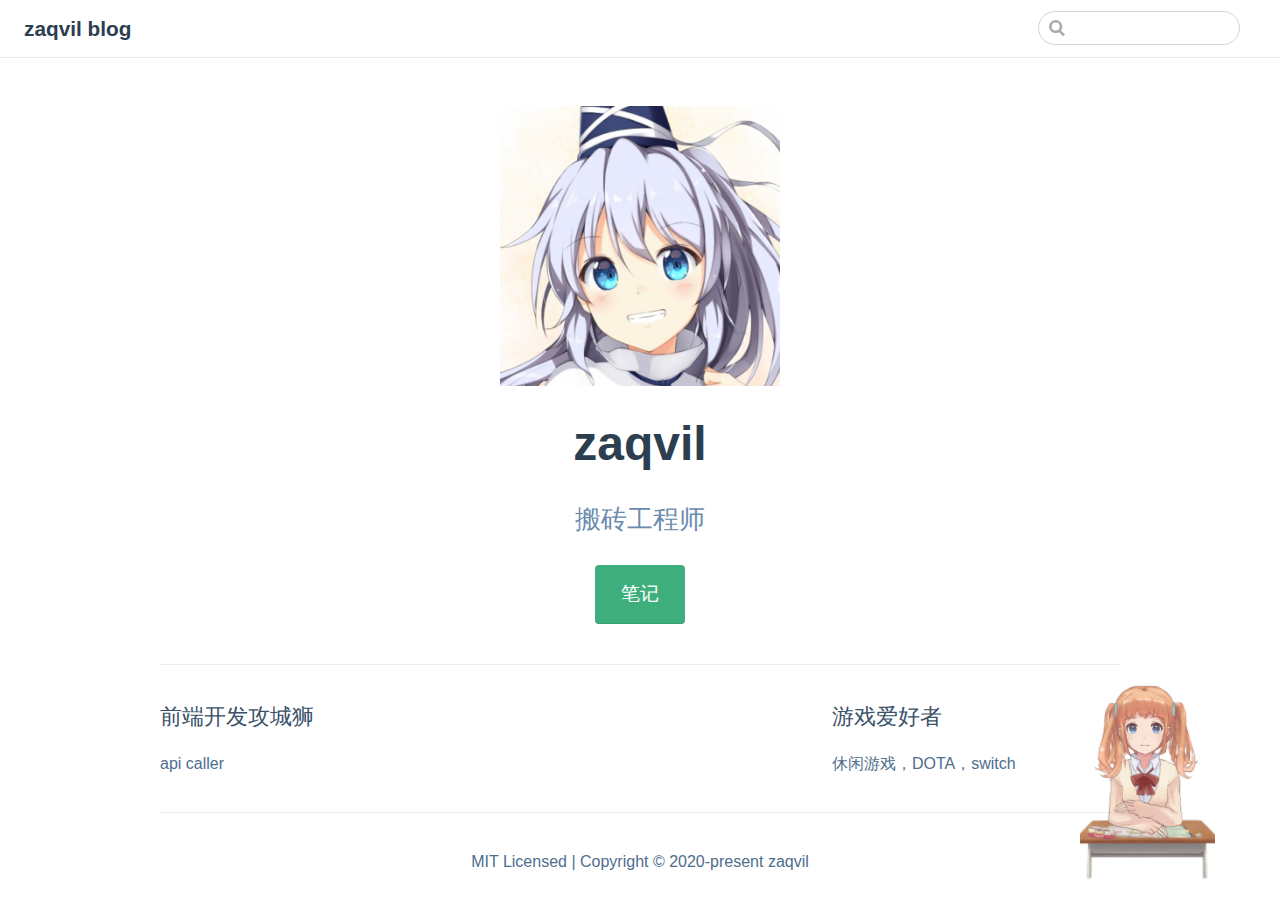
<file: index.html>
<!DOCTYPE html>
<html lang="en-US">
  <head>
    <meta charset="utf-8">
    <meta name="viewport" content="width=device-width,initial-scale=1">
    <title>zaqvil blog</title>
    <meta name="generator" content="VuePress 1.5.3">
    <link rel="icon" href="/futo.jpg">
    <meta name="description" content="blog">
    <link rel="preload" href="/assets/css/0.styles.1ba0d4a7.css" as="style"><link rel="preload" href="/assets/js/app.50b871f4.js" as="script"><link rel="preload" href="/assets/js/2.224af242.js" as="script"><link rel="preload" href="/assets/js/5.8059e11f.js" as="script"><link rel="prefetch" href="/assets/js/3.96eafc93.js"><link rel="prefetch" href="/assets/js/4.655a74f1.js"><link rel="prefetch" href="/assets/js/6.75d81456.js"><link rel="prefetch" href="/assets/js/7.718cc8c9.js">
    <link rel="stylesheet" href="/assets/css/0.styles.1ba0d4a7.css">
  </head>
  <body>
    <div id="app" data-server-rendered="true"><div class="theme-container no-sidebar"><header class="navbar"><div class="sidebar-button"><svg xmlns="http://www.w3.org/2000/svg" aria-hidden="true" role="img" viewBox="0 0 448 512" class="icon"><path fill="currentColor" d="M436 124H12c-6.627 0-12-5.373-12-12V80c0-6.627 5.373-12 12-12h424c6.627 0 12 5.373 12 12v32c0 6.627-5.373 12-12 12zm0 160H12c-6.627 0-12-5.373-12-12v-32c0-6.627 5.373-12 12-12h424c6.627 0 12 5.373 12 12v32c0 6.627-5.373 12-12 12zm0 160H12c-6.627 0-12-5.373-12-12v-32c0-6.627 5.373-12 12-12h424c6.627 0 12 5.373 12 12v32c0 6.627-5.373 12-12 12z"></path></svg></div> <a href="/" aria-current="page" class="home-link router-link-exact-active router-link-active"><!----> <span class="site-name">zaqvil blog</span></a> <div class="links"><div class="search-box"><input aria-label="Search" autocomplete="off" spellcheck="false" value=""> <!----></div> <!----></div></header> <div class="sidebar-mask"></div> <aside class="sidebar"><!---->  <ul class="sidebar-links"><li><a href="/web/" class="sidebar-link">笔记</a></li></ul> </aside> <main aria-labelledby="main-title" class="home"><header class="hero"><img src="/futo.jpg" alt="hero"> <h1 id="main-title">
      zaqvil
    </h1> <p class="description">
      搬砖工程师
    </p> <p class="action"><a href="/web/" class="nav-link action-button">
  笔记
</a></p></header> <div class="features"><div class="feature"><h2>前端开发攻城狮</h2> <p>api caller</p></div><div class="feature"><h2>游戏爱好者</h2> <p>休闲游戏，DOTA，switch</p></div></div> <div class="theme-default-content custom content__default"></div> <div class="footer">
    MIT Licensed | Copyright © 2020-present zaqvil
  </div></main></div><div class="global-ui"><div id="live2d-widget" class="live2d-widget-container" style="position:fixed;right:65px;bottom:0px;width:135px;height:300px;z-index:99999;opacity:0.8;pointer-events:none;"><canvas id="live2d_canvas" width="135" height="300" class="live2d_canvas" style="position:absolute;left:0px;top:0px;width:135px;height:300px;"></canvas></div></div></div>
    <script src="/assets/js/app.50b871f4.js" defer></script><script src="/assets/js/2.224af242.js" defer></script><script src="/assets/js/5.8059e11f.js" defer></script>
  </body>
</html>
</file>
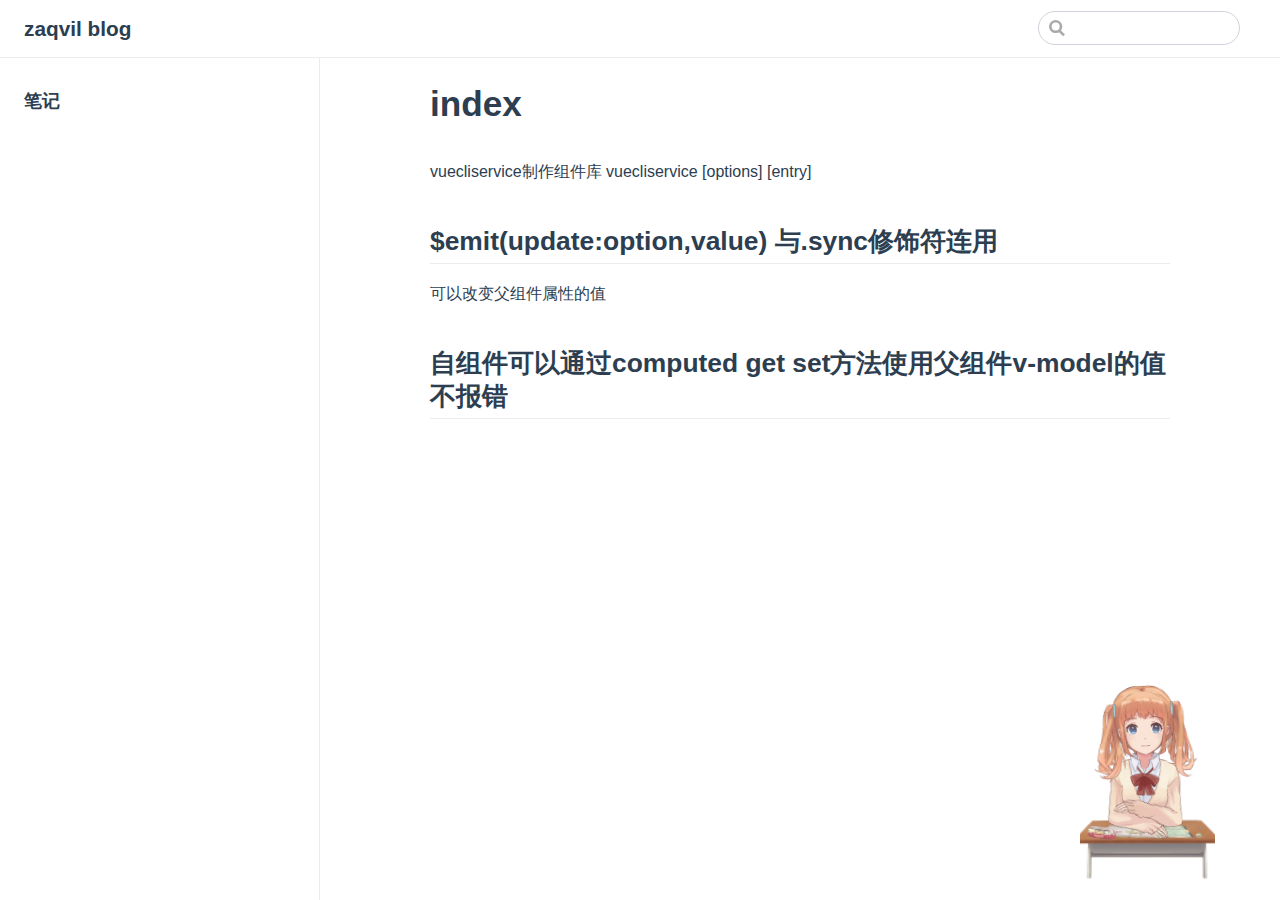
<file: note/index.html>
<!DOCTYPE html>
<html lang="en-US">
  <head>
    <meta charset="utf-8">
    <meta name="viewport" content="width=device-width,initial-scale=1">
    <title>index | zaqvil blog</title>
    <meta name="generator" content="VuePress 1.5.3">
    <link rel="icon" href="/futo.jpg">
    <meta name="description" content="blog">
    <link rel="preload" href="/assets/css/0.styles.1ba0d4a7.css" as="style"><link rel="preload" href="/assets/js/app.50b871f4.js" as="script"><link rel="preload" href="/assets/js/2.224af242.js" as="script"><link rel="preload" href="/assets/js/6.75d81456.js" as="script"><link rel="prefetch" href="/assets/js/3.96eafc93.js"><link rel="prefetch" href="/assets/js/4.655a74f1.js"><link rel="prefetch" href="/assets/js/5.8059e11f.js"><link rel="prefetch" href="/assets/js/7.718cc8c9.js">
    <link rel="stylesheet" href="/assets/css/0.styles.1ba0d4a7.css">
  </head>
  <body>
    <div id="app" data-server-rendered="true"><div class="theme-container"><header class="navbar"><div class="sidebar-button"><svg xmlns="http://www.w3.org/2000/svg" aria-hidden="true" role="img" viewBox="0 0 448 512" class="icon"><path fill="currentColor" d="M436 124H12c-6.627 0-12-5.373-12-12V80c0-6.627 5.373-12 12-12h424c6.627 0 12 5.373 12 12v32c0 6.627-5.373 12-12 12zm0 160H12c-6.627 0-12-5.373-12-12v-32c0-6.627 5.373-12 12-12h424c6.627 0 12 5.373 12 12v32c0 6.627-5.373 12-12 12zm0 160H12c-6.627 0-12-5.373-12-12v-32c0-6.627 5.373-12 12-12h424c6.627 0 12 5.373 12 12v32c0 6.627-5.373 12-12 12z"></path></svg></div> <a href="/" class="home-link router-link-active"><!----> <span class="site-name">zaqvil blog</span></a> <div class="links"><div class="search-box"><input aria-label="Search" autocomplete="off" spellcheck="false" value=""> <!----></div> <!----></div></header> <div class="sidebar-mask"></div> <aside class="sidebar"><!---->  <ul class="sidebar-links"><li><a href="/web/" class="sidebar-link">笔记</a></li></ul> </aside> <main class="page"> <div class="theme-default-content content__default"><h1 id="index"><a href="#index" class="header-anchor">#</a> index</h1> <p>vuecliservice制作组件库
vuecliservice [options] [entry]</p> <h2 id="emit-update-option-value-与-sync修饰符连用"><a href="#emit-update-option-value-与-sync修饰符连用" class="header-anchor">#</a> $emit(update:option,value) 与.sync修饰符连用</h2> <p>可以改变父组件属性的值</p> <h2 id="自组件可以通过computed-get-set方法使用父组件v-model的值不报错"><a href="#自组件可以通过computed-get-set方法使用父组件v-model的值不报错" class="header-anchor">#</a> 自组件可以通过computed get set方法使用父组件v-model的值不报错</h2></div> <footer class="page-edit"><!----> <!----></footer> <!----> </main></div><div class="global-ui"><div id="live2d-widget" class="live2d-widget-container" style="position:fixed;right:65px;bottom:0px;width:135px;height:300px;z-index:99999;opacity:0.8;pointer-events:none;"><canvas id="live2d_canvas" width="135" height="300" class="live2d_canvas" style="position:absolute;left:0px;top:0px;width:135px;height:300px;"></canvas></div></div></div>
    <script src="/assets/js/app.50b871f4.js" defer></script><script src="/assets/js/2.224af242.js" defer></script><script src="/assets/js/6.75d81456.js" defer></script>
  </body>
</html>
</file>
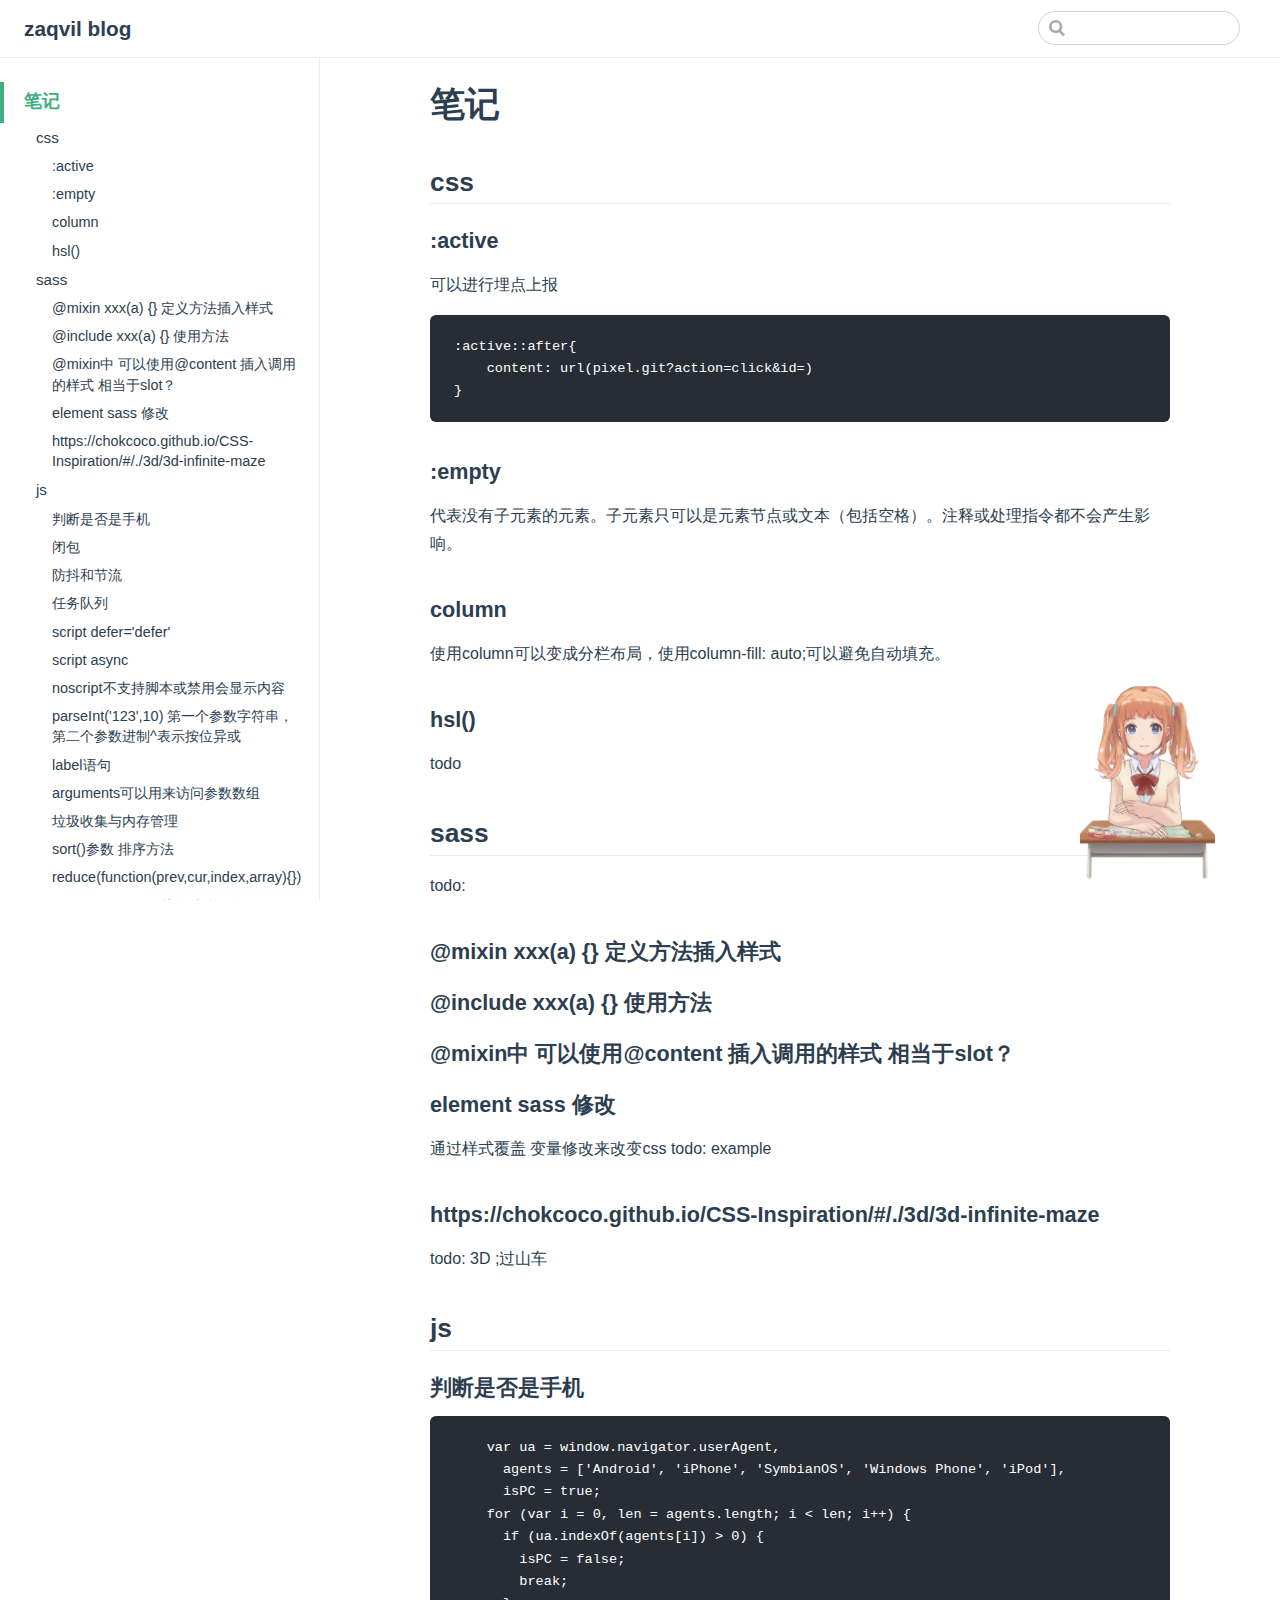
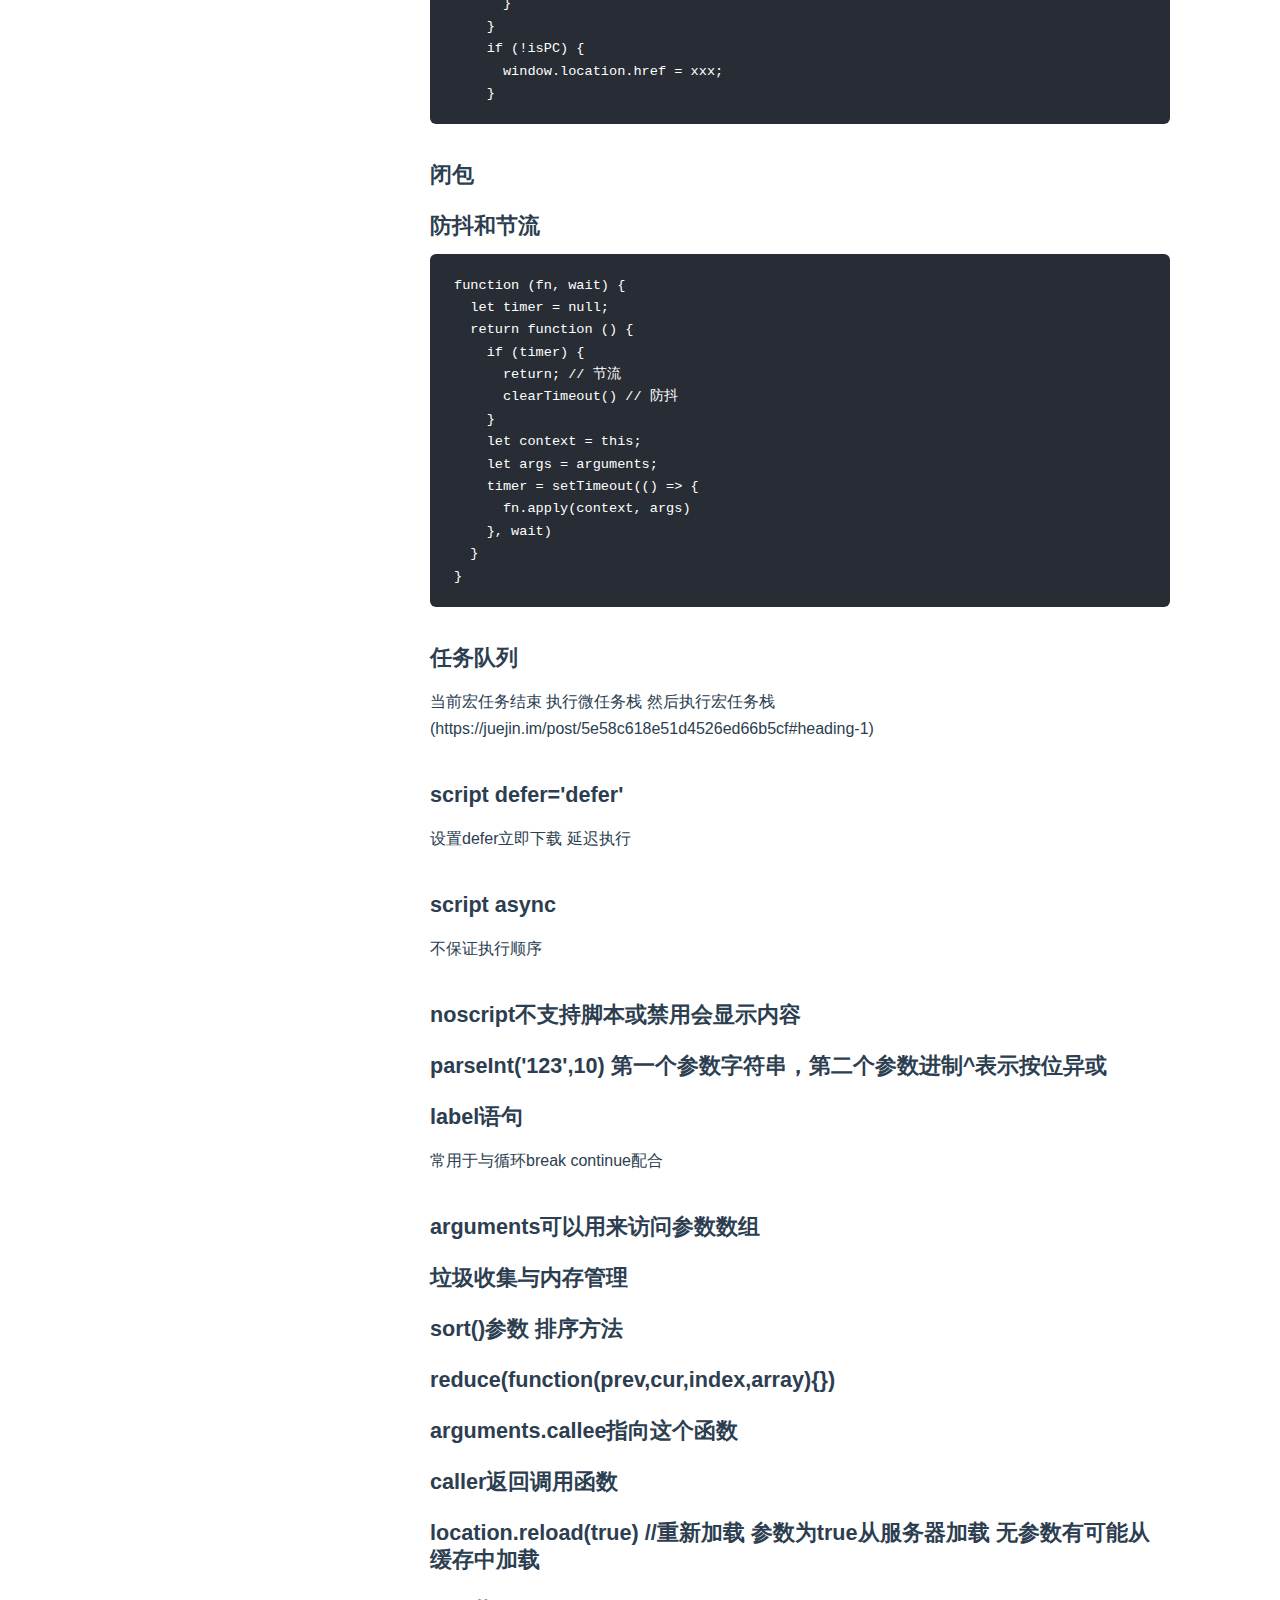
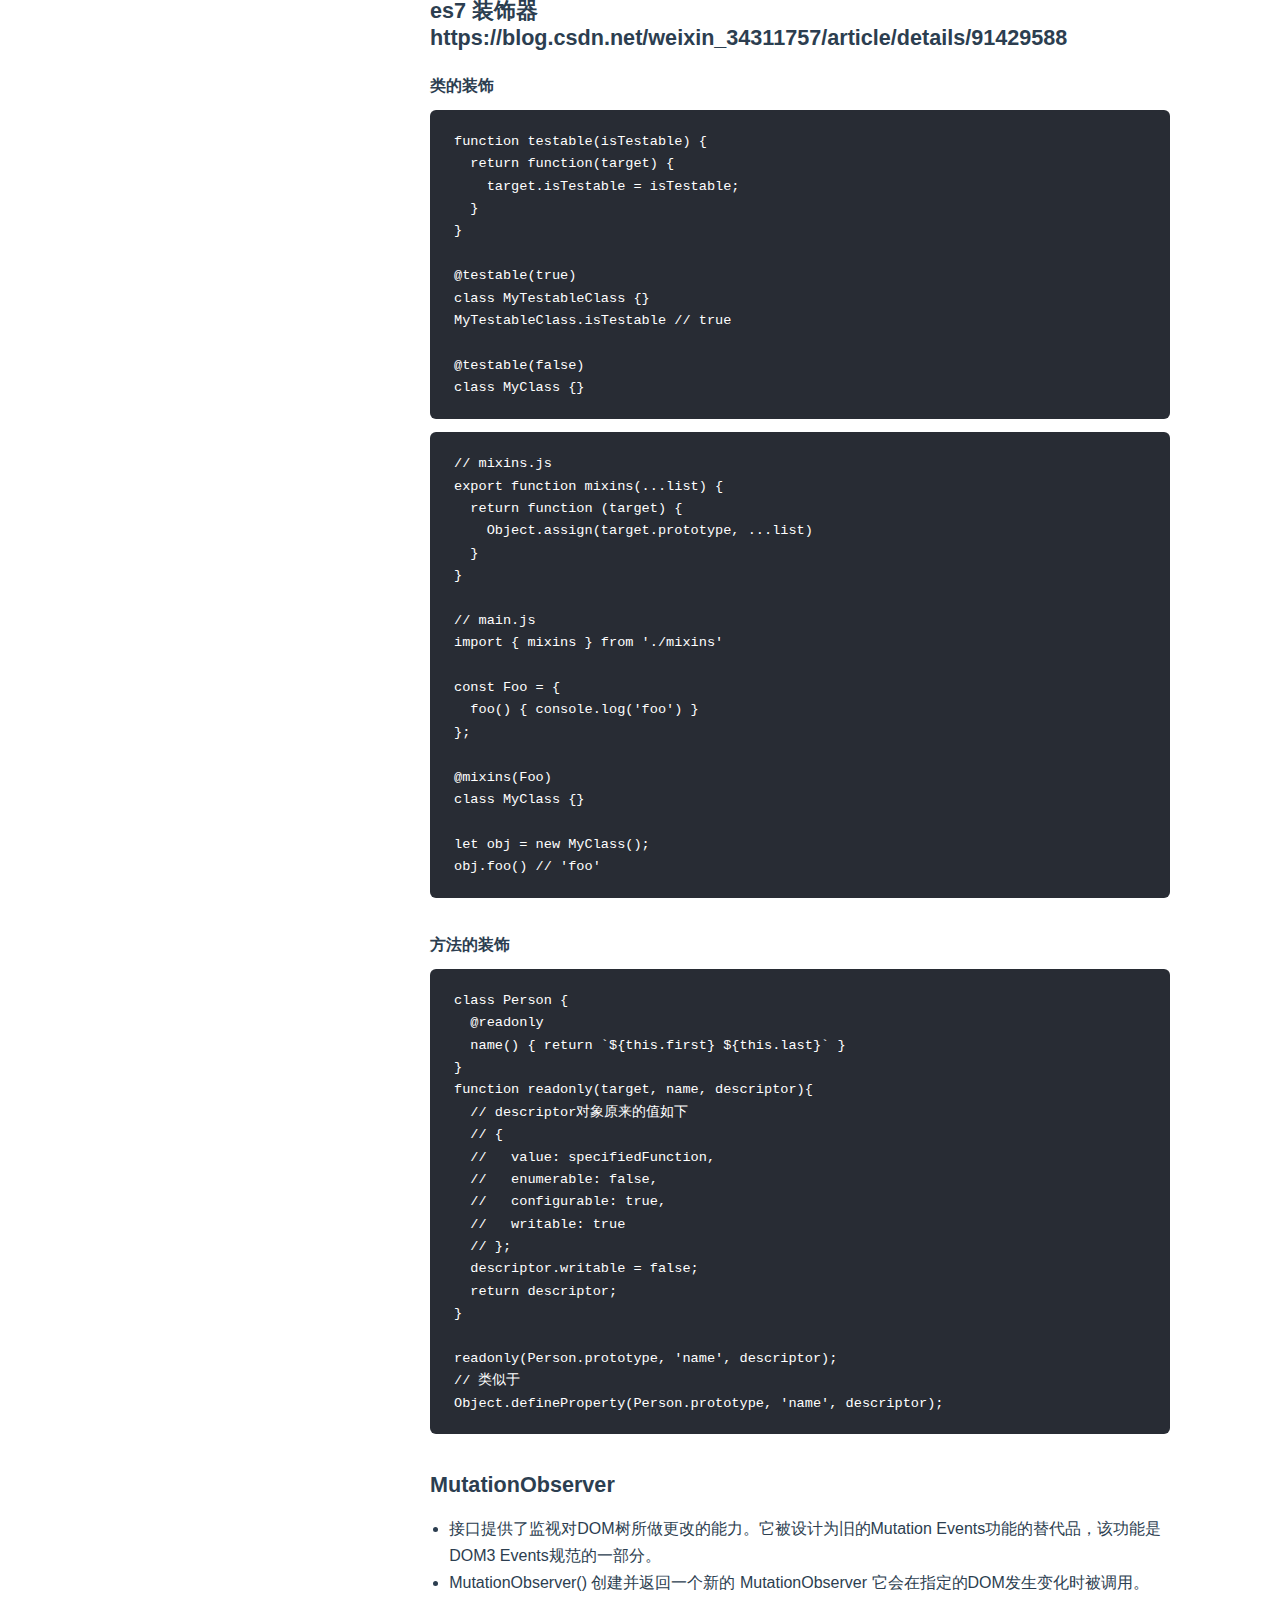
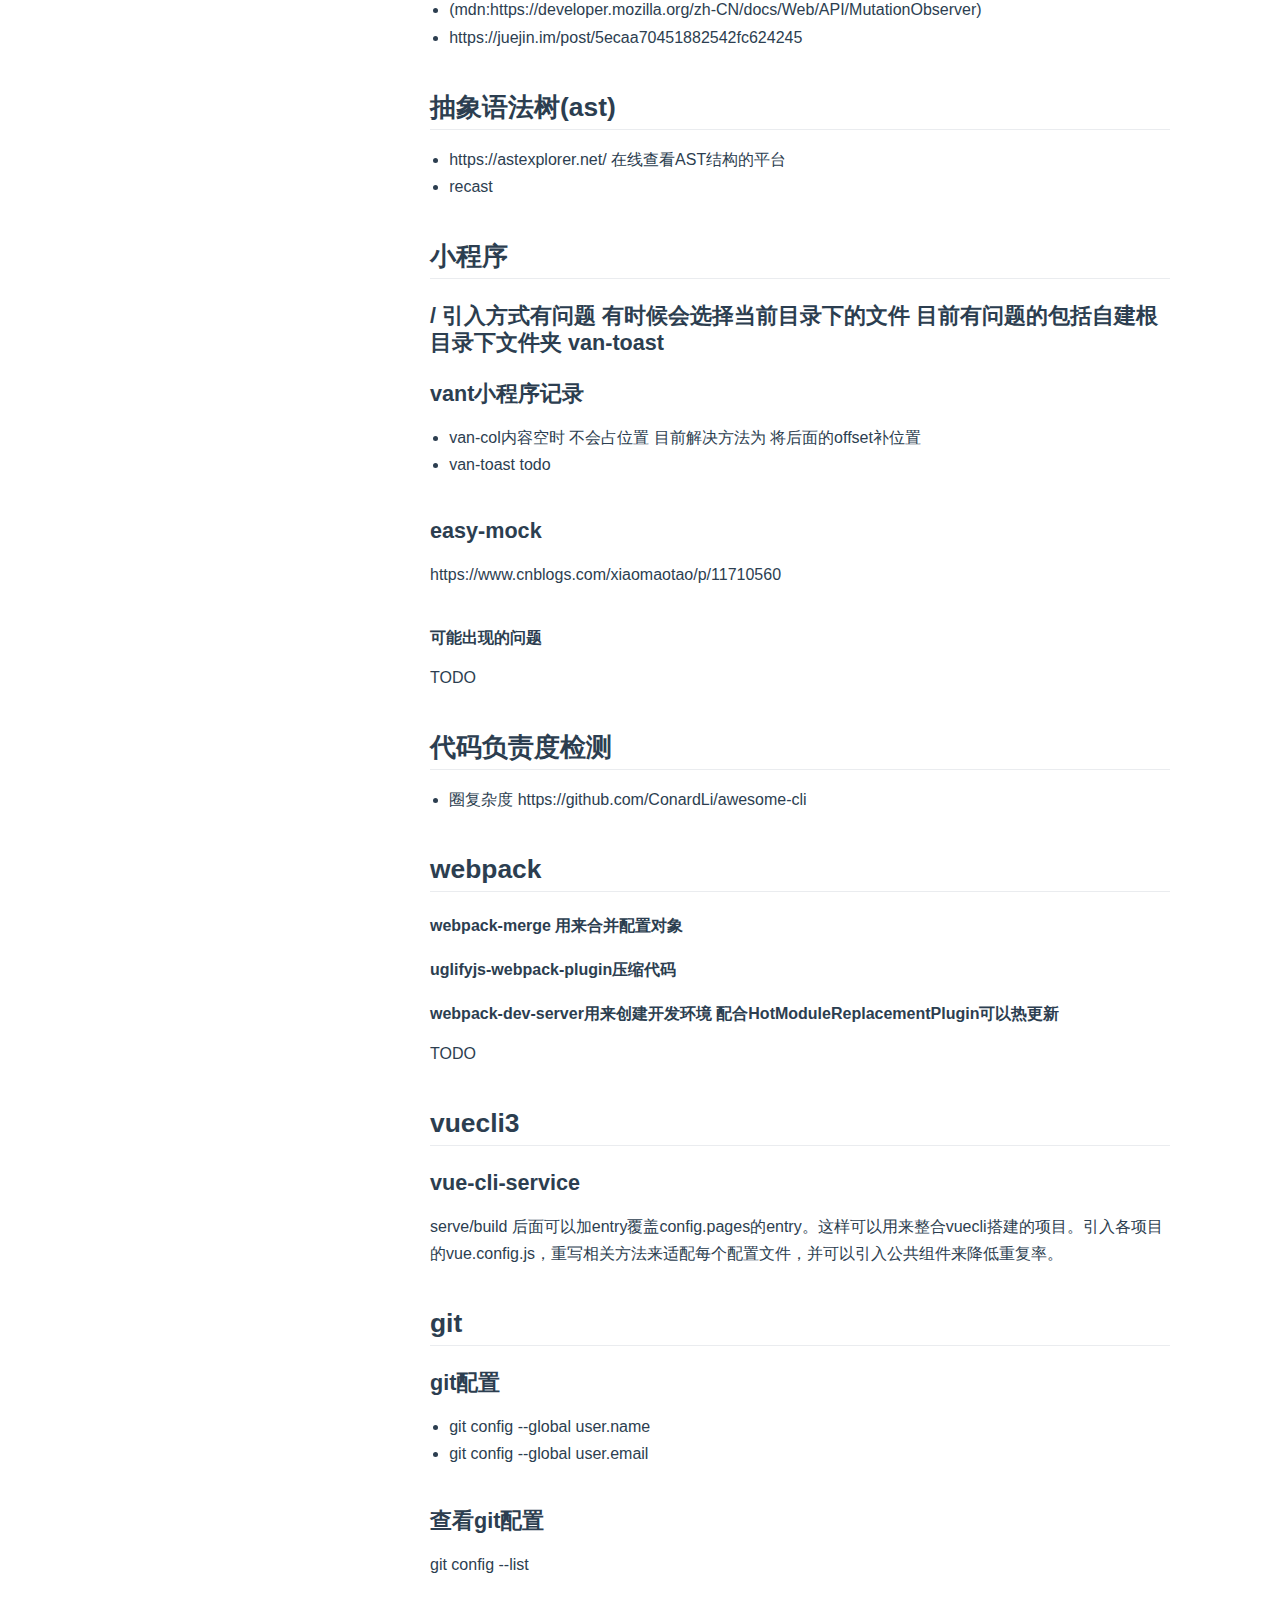
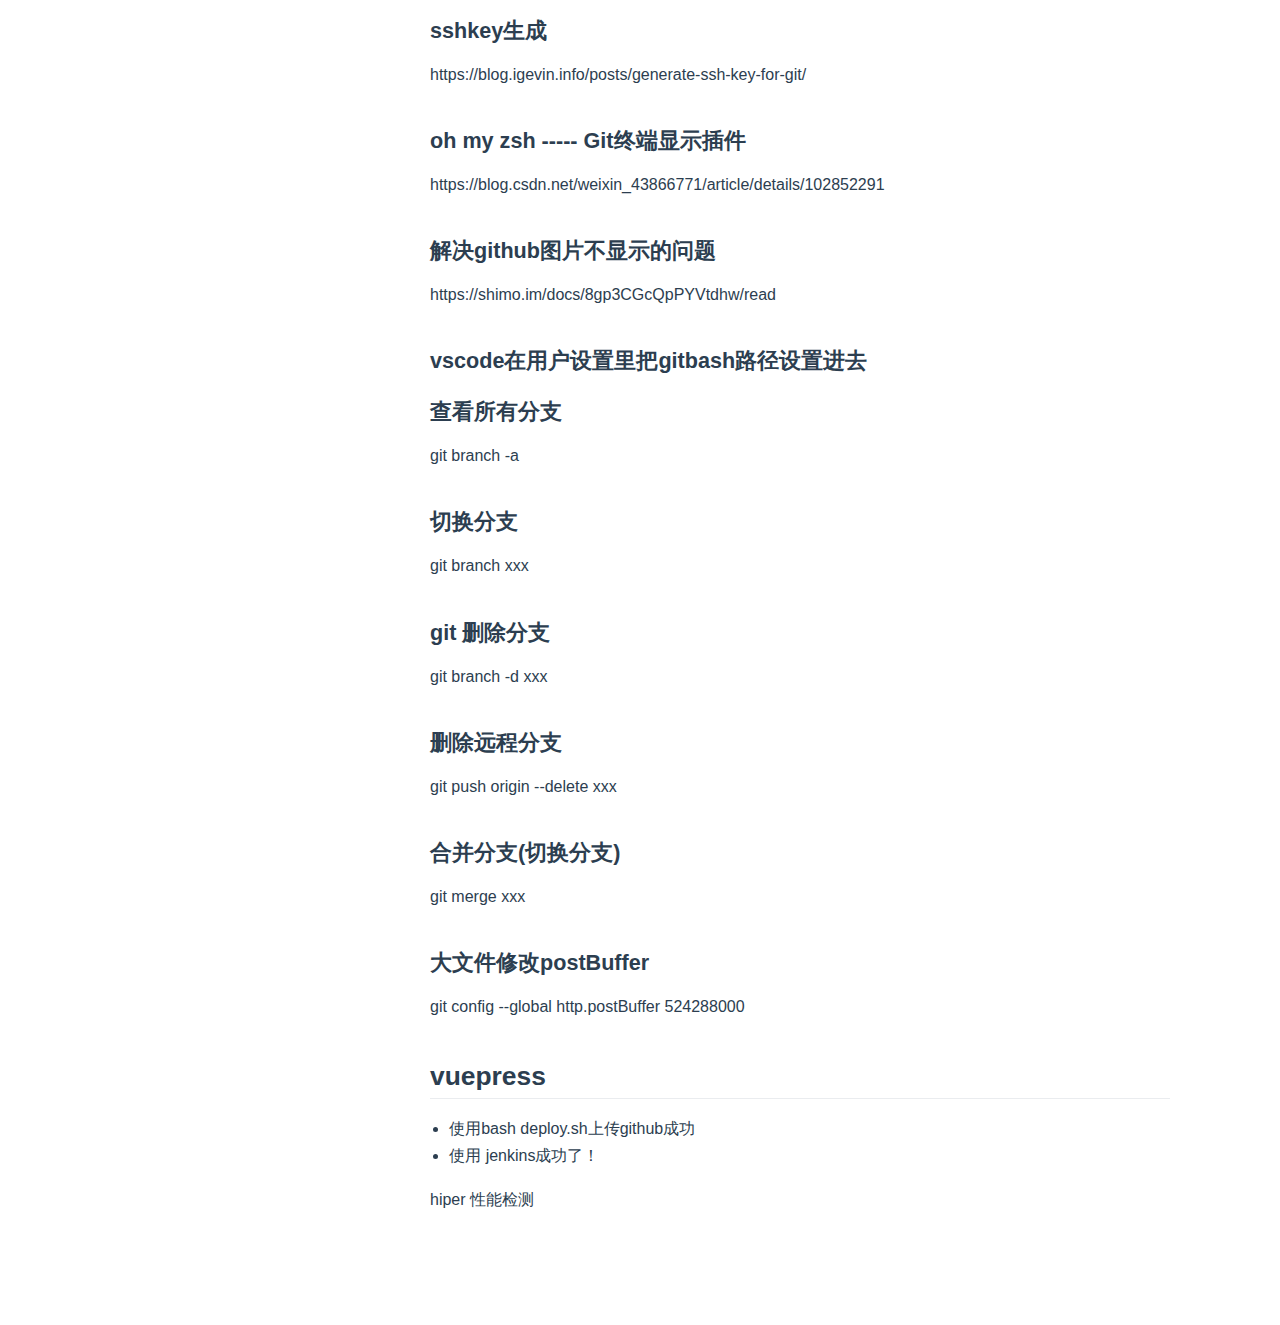
<file: web/index.html>
<!DOCTYPE html>
<html lang="en-US">
  <head>
    <meta charset="utf-8">
    <meta name="viewport" content="width=device-width,initial-scale=1">
    <title>笔记 | zaqvil blog</title>
    <meta name="generator" content="VuePress 1.5.3">
    <link rel="icon" href="/futo.jpg">
    <meta name="description" content="blog">
    <link rel="preload" href="/assets/css/0.styles.1ba0d4a7.css" as="style"><link rel="preload" href="/assets/js/app.50b871f4.js" as="script"><link rel="preload" href="/assets/js/2.224af242.js" as="script"><link rel="preload" href="/assets/js/7.718cc8c9.js" as="script"><link rel="prefetch" href="/assets/js/3.96eafc93.js"><link rel="prefetch" href="/assets/js/4.655a74f1.js"><link rel="prefetch" href="/assets/js/5.8059e11f.js"><link rel="prefetch" href="/assets/js/6.75d81456.js">
    <link rel="stylesheet" href="/assets/css/0.styles.1ba0d4a7.css">
  </head>
  <body>
    <div id="app" data-server-rendered="true"><div class="theme-container"><header class="navbar"><div class="sidebar-button"><svg xmlns="http://www.w3.org/2000/svg" aria-hidden="true" role="img" viewBox="0 0 448 512" class="icon"><path fill="currentColor" d="M436 124H12c-6.627 0-12-5.373-12-12V80c0-6.627 5.373-12 12-12h424c6.627 0 12 5.373 12 12v32c0 6.627-5.373 12-12 12zm0 160H12c-6.627 0-12-5.373-12-12v-32c0-6.627 5.373-12 12-12h424c6.627 0 12 5.373 12 12v32c0 6.627-5.373 12-12 12zm0 160H12c-6.627 0-12-5.373-12-12v-32c0-6.627 5.373-12 12-12h424c6.627 0 12 5.373 12 12v32c0 6.627-5.373 12-12 12z"></path></svg></div> <a href="/" class="home-link router-link-active"><!----> <span class="site-name">zaqvil blog</span></a> <div class="links"><div class="search-box"><input aria-label="Search" autocomplete="off" spellcheck="false" value=""> <!----></div> <!----></div></header> <div class="sidebar-mask"></div> <aside class="sidebar"><!---->  <ul class="sidebar-links"><li><a href="/web/" aria-current="page" class="active sidebar-link">笔记</a><ul class="sidebar-sub-headers"><li class="sidebar-sub-header"><a href="/web/#css" class="sidebar-link">css</a><ul class="sidebar-sub-headers"><li class="sidebar-sub-header"><a href="/web/#active" class="sidebar-link">:active</a></li><li class="sidebar-sub-header"><a href="/web/#empty" class="sidebar-link">:empty</a></li><li class="sidebar-sub-header"><a href="/web/#column" class="sidebar-link">column</a></li><li class="sidebar-sub-header"><a href="/web/#hsl" class="sidebar-link">hsl()</a></li></ul></li><li class="sidebar-sub-header"><a href="/web/#sass" class="sidebar-link">sass</a><ul class="sidebar-sub-headers"><li class="sidebar-sub-header"><a href="/web/#mixin-xxx-a-定义方法插入样式" class="sidebar-link">@mixin xxx(a) {} 定义方法插入样式</a></li><li class="sidebar-sub-header"><a href="/web/#include-xxx-a-使用方法" class="sidebar-link">@include xxx(a) {} 使用方法</a></li><li class="sidebar-sub-header"><a href="/web/#mixin中-可以使用-content-插入调用的样式-相当于slot？" class="sidebar-link">@mixin中 可以使用@content 插入调用的样式 相当于slot？</a></li><li class="sidebar-sub-header"><a href="/web/#element-sass-修改" class="sidebar-link">element sass 修改</a></li><li class="sidebar-sub-header"><a href="/web/#https-chokcoco-github-io-css-inspiration-3d-3d-infinite-maze" class="sidebar-link">https://chokcoco.github.io/CSS-Inspiration/#/./3d/3d-infinite-maze</a></li></ul></li><li class="sidebar-sub-header"><a href="/web/#js" class="sidebar-link">js</a><ul class="sidebar-sub-headers"><li class="sidebar-sub-header"><a href="/web/#判断是否是手机" class="sidebar-link">判断是否是手机</a></li><li class="sidebar-sub-header"><a href="/web/#闭包" class="sidebar-link">闭包</a></li><li class="sidebar-sub-header"><a href="/web/#防抖和节流" class="sidebar-link">防抖和节流</a></li><li class="sidebar-sub-header"><a href="/web/#任务队列" class="sidebar-link">任务队列</a></li><li class="sidebar-sub-header"><a href="/web/#script-defer-defer" class="sidebar-link">script defer='defer'</a></li><li class="sidebar-sub-header"><a href="/web/#script-async" class="sidebar-link">script async</a></li><li class="sidebar-sub-header"><a href="/web/#noscript不支持脚本或禁用会显示内容" class="sidebar-link">noscript不支持脚本或禁用会显示内容</a></li><li class="sidebar-sub-header"><a href="/web/#parseint-123-10-第一个参数字符串，第二个参数进制-表示按位异或" class="sidebar-link">parseInt('123',10) 第一个参数字符串，第二个参数进制^表示按位异或</a></li><li class="sidebar-sub-header"><a href="/web/#label语句" class="sidebar-link">label语句</a></li><li class="sidebar-sub-header"><a href="/web/#arguments可以用来访问参数数组" class="sidebar-link">arguments可以用来访问参数数组</a></li><li class="sidebar-sub-header"><a href="/web/#垃圾收集与内存管理" class="sidebar-link">垃圾收集与内存管理</a></li><li class="sidebar-sub-header"><a href="/web/#sort-参数-排序方法" class="sidebar-link">sort()参数 排序方法</a></li><li class="sidebar-sub-header"><a href="/web/#reduce-function-prev-cur-index-array" class="sidebar-link">reduce(function(prev,cur,index,array){})</a></li><li class="sidebar-sub-header"><a href="/web/#arguments-callee指向这个函数" class="sidebar-link">arguments.callee指向这个函数</a></li><li class="sidebar-sub-header"><a href="/web/#caller返回调用函数" class="sidebar-link">caller返回调用函数</a></li><li class="sidebar-sub-header"><a href="/web/#location-reload-true-重新加载-参数为true从服务器加载-无参数有可能从缓存中加载" class="sidebar-link">location.reload(true) //重新加载 参数为true从服务器加载 无参数有可能从缓存中加载</a></li><li class="sidebar-sub-header"><a href="/web/#es7-装饰器https-blog-csdn-net-weixin-34311757-article-details-91429588" class="sidebar-link">es7 装饰器https://blog.csdn.net/weixin_34311757/article/details/91429588</a></li><li class="sidebar-sub-header"><a href="/web/#mutationobserver" class="sidebar-link">MutationObserver</a></li></ul></li><li class="sidebar-sub-header"><a href="/web/#抽象语法树-ast" class="sidebar-link">抽象语法树(ast)</a></li><li class="sidebar-sub-header"><a href="/web/#小程序" class="sidebar-link">小程序</a><ul class="sidebar-sub-headers"><li class="sidebar-sub-header"><a href="/web/#引入方式有问题-有时候会选择当前目录下的文件-目前有问题的包括自建根目录下文件夹-van-toast" class="sidebar-link">/ 引入方式有问题 有时候会选择当前目录下的文件 目前有问题的包括自建根目录下文件夹 van-toast</a></li><li class="sidebar-sub-header"><a href="/web/#vant小程序记录" class="sidebar-link">vant小程序记录</a></li><li class="sidebar-sub-header"><a href="/web/#easy-mock" class="sidebar-link">easy-mock</a></li></ul></li><li class="sidebar-sub-header"><a href="/web/#代码负责度检测" class="sidebar-link">代码负责度检测</a></li><li class="sidebar-sub-header"><a href="/web/#webpack" class="sidebar-link">webpack</a></li><li class="sidebar-sub-header"><a href="/web/#vuecli3" class="sidebar-link">vuecli3</a><ul class="sidebar-sub-headers"><li class="sidebar-sub-header"><a href="/web/#vue-cli-service" class="sidebar-link">vue-cli-service</a></li></ul></li><li class="sidebar-sub-header"><a href="/web/#git" class="sidebar-link">git</a><ul class="sidebar-sub-headers"><li class="sidebar-sub-header"><a href="/web/#git配置" class="sidebar-link">git配置</a></li><li class="sidebar-sub-header"><a href="/web/#查看git配置" class="sidebar-link">查看git配置</a></li><li class="sidebar-sub-header"><a href="/web/#sshkey生成" class="sidebar-link">sshkey生成</a></li><li class="sidebar-sub-header"><a href="/web/#oh-my-zsh-git终端显示插件" class="sidebar-link">oh my zsh ----- Git终端显示插件</a></li><li class="sidebar-sub-header"><a href="/web/#解决github图片不显示的问题" class="sidebar-link">解决github图片不显示的问题</a></li><li class="sidebar-sub-header"><a href="/web/#vscode在用户设置里把gitbash路径设置进去" class="sidebar-link">vscode在用户设置里把gitbash路径设置进去</a></li><li class="sidebar-sub-header"><a href="/web/#查看所有分支" class="sidebar-link">查看所有分支</a></li><li class="sidebar-sub-header"><a href="/web/#切换分支" class="sidebar-link">切换分支</a></li><li class="sidebar-sub-header"><a href="/web/#git-删除分支" class="sidebar-link">git 删除分支</a></li><li class="sidebar-sub-header"><a href="/web/#删除远程分支" class="sidebar-link">删除远程分支</a></li><li class="sidebar-sub-header"><a href="/web/#合并分支-切换分支" class="sidebar-link">合并分支(切换分支)</a></li><li class="sidebar-sub-header"><a href="/web/#大文件修改postbuffer" class="sidebar-link">大文件修改postBuffer</a></li></ul></li><li class="sidebar-sub-header"><a href="/web/#vuepress" class="sidebar-link">vuepress</a></li></ul></li></ul> </aside> <main class="page"> <div class="theme-default-content content__default"><h1 id="笔记"><a href="#笔记" class="header-anchor">#</a> 笔记</h1> <h2 id="css"><a href="#css" class="header-anchor">#</a> css</h2> <h3 id="active"><a href="#active" class="header-anchor">#</a> :active</h3> <p>可以进行埋点上报</p> <div class="language- extra-class"><pre class="language-text"><code>:active::after{
    content: url(pixel.git?action=click&amp;id=)
}
</code></pre></div><h3 id="empty"><a href="#empty" class="header-anchor">#</a> :empty</h3> <p>代表没有子元素的元素。子元素只可以是元素节点或文本（包括空格）。注释或处理指令都不会产生影响。</p> <h3 id="column"><a href="#column" class="header-anchor">#</a> column</h3> <p>使用column可以变成分栏布局，使用column-fill: auto;可以避免自动填充。</p> <h3 id="hsl"><a href="#hsl" class="header-anchor">#</a> hsl()</h3> <p>todo</p> <h2 id="sass"><a href="#sass" class="header-anchor">#</a> sass</h2> <p>todo:</p> <h3 id="mixin-xxx-a-定义方法插入样式"><a href="#mixin-xxx-a-定义方法插入样式" class="header-anchor">#</a> @mixin xxx(a) {} 定义方法插入样式</h3> <h3 id="include-xxx-a-使用方法"><a href="#include-xxx-a-使用方法" class="header-anchor">#</a> @include xxx(a) {} 使用方法</h3> <h3 id="mixin中-可以使用-content-插入调用的样式-相当于slot？"><a href="#mixin中-可以使用-content-插入调用的样式-相当于slot？" class="header-anchor">#</a> @mixin中 可以使用@content 插入调用的样式 相当于slot？</h3> <h3 id="element-sass-修改"><a href="#element-sass-修改" class="header-anchor">#</a> element sass 修改</h3> <p>通过样式覆盖 变量修改来改变css
todo: example</p> <h3 id="https-chokcoco-github-io-css-inspiration-3d-3d-infinite-maze"><a href="#https-chokcoco-github-io-css-inspiration-3d-3d-infinite-maze" class="header-anchor">#</a> https://chokcoco.github.io/CSS-Inspiration/#/./3d/3d-infinite-maze</h3> <p>todo: 3D ;过山车</p> <h2 id="js"><a href="#js" class="header-anchor">#</a> js</h2> <h3 id="判断是否是手机"><a href="#判断是否是手机" class="header-anchor">#</a> 判断是否是手机</h3> <div class="language- extra-class"><pre class="language-text"><code>    var ua = window.navigator.userAgent,
      agents = ['Android', 'iPhone', 'SymbianOS', 'Windows Phone', 'iPod'],
      isPC = true;
    for (var i = 0, len = agents.length; i &lt; len; i++) {
      if (ua.indexOf(agents[i]) &gt; 0) {
        isPC = false;
        break;
      }
    }
    if (!isPC) {
      window.location.href = xxx;
    }
</code></pre></div><h3 id="闭包"><a href="#闭包" class="header-anchor">#</a> 闭包</h3> <h3 id="防抖和节流"><a href="#防抖和节流" class="header-anchor">#</a> 防抖和节流</h3> <div class="language- extra-class"><pre class="language-text"><code>function (fn, wait) {
  let timer = null;
  return function () {
    if (timer) {
      return; // 节流
      clearTimeout() // 防抖
    }
    let context = this;
    let args = arguments;
    timer = setTimeout(() =&gt; {
      fn.apply(context, args)
    }, wait)
  }
}
</code></pre></div><h3 id="任务队列"><a href="#任务队列" class="header-anchor">#</a> 任务队列</h3> <p>当前宏任务结束 执行微任务栈 然后执行宏任务栈
(https://juejin.im/post/5e58c618e51d4526ed66b5cf#heading-1)</p> <h3 id="script-defer-defer"><a href="#script-defer-defer" class="header-anchor">#</a> script defer='defer'</h3> <p>设置defer立即下载 延迟执行</p> <h3 id="script-async"><a href="#script-async" class="header-anchor">#</a> script async</h3> <p>不保证执行顺序</p> <h3 id="noscript不支持脚本或禁用会显示内容"><a href="#noscript不支持脚本或禁用会显示内容" class="header-anchor">#</a> noscript不支持脚本或禁用会显示内容</h3> <h3 id="parseint-123-10-第一个参数字符串，第二个参数进制-表示按位异或"><a href="#parseint-123-10-第一个参数字符串，第二个参数进制-表示按位异或" class="header-anchor">#</a> parseInt('123',10) 第一个参数字符串，第二个参数进制^表示按位异或</h3> <h3 id="label语句"><a href="#label语句" class="header-anchor">#</a> label语句</h3> <p>常用于与循环break continue配合</p> <h3 id="arguments可以用来访问参数数组"><a href="#arguments可以用来访问参数数组" class="header-anchor">#</a> arguments可以用来访问参数数组</h3> <h3 id="垃圾收集与内存管理"><a href="#垃圾收集与内存管理" class="header-anchor">#</a> 垃圾收集与内存管理</h3> <h3 id="sort-参数-排序方法"><a href="#sort-参数-排序方法" class="header-anchor">#</a> sort()参数 排序方法</h3> <h3 id="reduce-function-prev-cur-index-array"><a href="#reduce-function-prev-cur-index-array" class="header-anchor">#</a> reduce(function(prev,cur,index,array){})</h3> <h3 id="arguments-callee指向这个函数"><a href="#arguments-callee指向这个函数" class="header-anchor">#</a> arguments.callee指向这个函数</h3> <h3 id="caller返回调用函数"><a href="#caller返回调用函数" class="header-anchor">#</a> caller返回调用函数</h3> <h3 id="location-reload-true-重新加载-参数为true从服务器加载-无参数有可能从缓存中加载"><a href="#location-reload-true-重新加载-参数为true从服务器加载-无参数有可能从缓存中加载" class="header-anchor">#</a> location.reload(true) //重新加载 参数为true从服务器加载 无参数有可能从缓存中加载</h3> <h3 id="es7-装饰器https-blog-csdn-net-weixin-34311757-article-details-91429588"><a href="#es7-装饰器https-blog-csdn-net-weixin-34311757-article-details-91429588" class="header-anchor">#</a> es7 装饰器https://blog.csdn.net/weixin_34311757/article/details/91429588</h3> <h4 id="类的装饰"><a href="#类的装饰" class="header-anchor">#</a> 类的装饰</h4> <div class="language- extra-class"><pre class="language-text"><code>function testable(isTestable) {
  return function(target) {
    target.isTestable = isTestable;
  }
}
 
@testable(true)
class MyTestableClass {}
MyTestableClass.isTestable // true
 
@testable(false)
class MyClass {}
</code></pre></div><div class="language- extra-class"><pre class="language-text"><code>// mixins.js
export function mixins(...list) {
  return function (target) {
    Object.assign(target.prototype, ...list)
  }
}
 
// main.js
import { mixins } from './mixins'
 
const Foo = {
  foo() { console.log('foo') }
};
 
@mixins(Foo)
class MyClass {}
 
let obj = new MyClass();
obj.foo() // 'foo'
</code></pre></div><h4 id="方法的装饰"><a href="#方法的装饰" class="header-anchor">#</a> 方法的装饰</h4> <div class="language- extra-class"><pre class="language-text"><code>class Person {
  @readonly
  name() { return `${this.first} ${this.last}` }
}
function readonly(target, name, descriptor){
  // descriptor对象原来的值如下
  // {
  //   value: specifiedFunction,
  //   enumerable: false,
  //   configurable: true,
  //   writable: true
  // };
  descriptor.writable = false;
  return descriptor;
}
 
readonly(Person.prototype, 'name', descriptor);
// 类似于
Object.defineProperty(Person.prototype, 'name', descriptor);
</code></pre></div><h3 id="mutationobserver"><a href="#mutationobserver" class="header-anchor">#</a> MutationObserver</h3> <ul><li>接口提供了监视对DOM树所做更改的能力。它被设计为旧的Mutation Events功能的替代品，该功能是DOM3 Events规范的一部分。</li> <li>MutationObserver() 创建并返回一个新的 MutationObserver 它会在指定的DOM发生变化时被调用。</li> <li>(mdn:https://developer.mozilla.org/zh-CN/docs/Web/API/MutationObserver)</li> <li>https://juejin.im/post/5ecaa70451882542fc624245</li></ul> <h2 id="抽象语法树-ast"><a href="#抽象语法树-ast" class="header-anchor">#</a> 抽象语法树(ast)</h2> <ul><li>https://astexplorer.net/ 在线查看AST结构的平台</li> <li>recast</li></ul> <h2 id="小程序"><a href="#小程序" class="header-anchor">#</a> 小程序</h2> <h3 id="引入方式有问题-有时候会选择当前目录下的文件-目前有问题的包括自建根目录下文件夹-van-toast"><a href="#引入方式有问题-有时候会选择当前目录下的文件-目前有问题的包括自建根目录下文件夹-van-toast" class="header-anchor">#</a> / 引入方式有问题 有时候会选择当前目录下的文件 目前有问题的包括自建根目录下文件夹 van-toast</h3> <h3 id="vant小程序记录"><a href="#vant小程序记录" class="header-anchor">#</a> vant小程序记录</h3> <ul><li>van-col内容空时 不会占位置 目前解决方法为 将后面的offset补位置</li> <li>van-toast
todo</li></ul> <h3 id="easy-mock"><a href="#easy-mock" class="header-anchor">#</a> easy-mock</h3> <p>https://www.cnblogs.com/xiaomaotao/p/11710560</p> <h4 id="可能出现的问题"><a href="#可能出现的问题" class="header-anchor">#</a> 可能出现的问题</h4> <p>TODO</p> <h2 id="代码负责度检测"><a href="#代码负责度检测" class="header-anchor">#</a> 代码负责度检测</h2> <ul><li>圈复杂度 https://github.com/ConardLi/awesome-cli</li></ul> <h2 id="webpack"><a href="#webpack" class="header-anchor">#</a> webpack</h2> <h4 id="webpack-merge-用来合并配置对象"><a href="#webpack-merge-用来合并配置对象" class="header-anchor">#</a> webpack-merge 用来合并配置对象</h4> <h4 id="uglifyjs-webpack-plugin压缩代码"><a href="#uglifyjs-webpack-plugin压缩代码" class="header-anchor">#</a> uglifyjs-webpack-plugin压缩代码</h4> <h4 id="webpack-dev-server用来创建开发环境-配合hotmodulereplacementplugin可以热更新"><a href="#webpack-dev-server用来创建开发环境-配合hotmodulereplacementplugin可以热更新" class="header-anchor">#</a> webpack-dev-server用来创建开发环境 配合HotModuleReplacementPlugin可以热更新</h4> <p>TODO</p> <h2 id="vuecli3"><a href="#vuecli3" class="header-anchor">#</a> vuecli3</h2> <h3 id="vue-cli-service"><a href="#vue-cli-service" class="header-anchor">#</a> vue-cli-service</h3> <p>serve/build 后面可以加entry覆盖config.pages的entry。这样可以用来整合vuecli搭建的项目。引入各项目的vue.config.js，重写相关方法来适配每个配置文件，并可以引入公共组件来降低重复率。</p> <h2 id="git"><a href="#git" class="header-anchor">#</a> git</h2> <h3 id="git配置"><a href="#git配置" class="header-anchor">#</a> git配置</h3> <ul><li>git config --global user.name</li> <li>git config --global user.email</li></ul> <h3 id="查看git配置"><a href="#查看git配置" class="header-anchor">#</a> 查看git配置</h3> <p>git config --list</p> <h3 id="sshkey生成"><a href="#sshkey生成" class="header-anchor">#</a> sshkey生成</h3> <p>https://blog.igevin.info/posts/generate-ssh-key-for-git/</p> <h3 id="oh-my-zsh-git终端显示插件"><a href="#oh-my-zsh-git终端显示插件" class="header-anchor">#</a> oh my zsh ----- Git终端显示插件</h3> <p>https://blog.csdn.net/weixin_43866771/article/details/102852291</p> <h3 id="解决github图片不显示的问题"><a href="#解决github图片不显示的问题" class="header-anchor">#</a> 解决github图片不显示的问题</h3> <p>https://shimo.im/docs/8gp3CGcQpPYVtdhw/read</p> <h3 id="vscode在用户设置里把gitbash路径设置进去"><a href="#vscode在用户设置里把gitbash路径设置进去" class="header-anchor">#</a> vscode在用户设置里把gitbash路径设置进去</h3> <h3 id="查看所有分支"><a href="#查看所有分支" class="header-anchor">#</a> 查看所有分支</h3> <p>git branch -a</p> <h3 id="切换分支"><a href="#切换分支" class="header-anchor">#</a> 切换分支</h3> <p>git branch xxx</p> <h3 id="git-删除分支"><a href="#git-删除分支" class="header-anchor">#</a> git 删除分支</h3> <p>git branch -d xxx</p> <h3 id="删除远程分支"><a href="#删除远程分支" class="header-anchor">#</a> 删除远程分支</h3> <p>git push origin --delete xxx</p> <h3 id="合并分支-切换分支"><a href="#合并分支-切换分支" class="header-anchor">#</a> 合并分支(切换分支)</h3> <p>git merge xxx</p> <h3 id="大文件修改postbuffer"><a href="#大文件修改postbuffer" class="header-anchor">#</a> 大文件修改postBuffer</h3> <p>git config --global http.postBuffer 524288000</p> <h2 id="vuepress"><a href="#vuepress" class="header-anchor">#</a> vuepress</h2> <ul><li>使用bash deploy.sh上传github成功</li> <li>使用 jenkins成功了！</li></ul> <p>hiper 性能检测</p></div> <footer class="page-edit"><!----> <!----></footer> <!----> </main></div><div class="global-ui"><div id="live2d-widget" class="live2d-widget-container" style="position:fixed;right:65px;bottom:0px;width:135px;height:300px;z-index:99999;opacity:0.8;pointer-events:none;"><canvas id="live2d_canvas" width="135" height="300" class="live2d_canvas" style="position:absolute;left:0px;top:0px;width:135px;height:300px;"></canvas></div></div></div>
    <script src="/assets/js/app.50b871f4.js" defer></script><script src="/assets/js/2.224af242.js" defer></script><script src="/assets/js/7.718cc8c9.js" defer></script>
  </body>
</html>
</file>
<file: assets/css/0.styles.1ba0d4a7.css>
code[class*=language-],pre[class*=language-]{color:#ccc;background:none;font-family:Consolas,Monaco,Andale Mono,Ubuntu Mono,monospace;font-size:1em;text-align:left;white-space:pre;word-spacing:normal;word-break:normal;word-wrap:normal;line-height:1.5;-moz-tab-size:4;-o-tab-size:4;tab-size:4;-webkit-hyphens:none;-ms-hyphens:none;hyphens:none}pre[class*=language-]{padding:1em;margin:.5em 0;overflow:auto}:not(pre)>code[class*=language-],pre[class*=language-]{background:#2d2d2d}:not(pre)>code[class*=language-]{padding:.1em;border-radius:.3em;white-space:normal}.token.block-comment,.token.cdata,.token.comment,.token.doctype,.token.prolog{color:#999}.token.punctuation{color:#ccc}.token.attr-name,.token.deleted,.token.namespace,.token.tag{color:#e2777a}.token.function-name{color:#6196cc}.token.boolean,.token.function,.token.number{color:#f08d49}.token.class-name,.token.constant,.token.property,.token.symbol{color:#f8c555}.token.atrule,.token.builtin,.token.important,.token.keyword,.token.selector{color:#cc99cd}.token.attr-value,.token.char,.token.regex,.token.string,.token.variable{color:#7ec699}.token.entity,.token.operator,.token.url{color:#67cdcc}.token.bold,.token.important{font-weight:700}.token.italic{font-style:italic}.token.entity{cursor:help}.token.inserted{color:green}.theme-default-content code{color:#476582;padding:.25rem .5rem;margin:0;font-size:.85em;background-color:rgba(27,31,35,.05);border-radius:3px}.theme-default-content code .token.deleted{color:#ec5975}.theme-default-content code .token.inserted{color:#3eaf7c}.theme-default-content pre,.theme-default-content pre[class*=language-]{line-height:1.4;padding:1.25rem 1.5rem;margin:.85rem 0;background-color:#282c34;border-radius:6px;overflow:auto}.theme-default-content pre[class*=language-] code,.theme-default-content pre code{color:#fff;padding:0;background-color:transparent;border-radius:0}div[class*=language-]{position:relative;background-color:#282c34;border-radius:6px}div[class*=language-] .highlight-lines{-webkit-user-select:none;-ms-user-select:none;user-select:none;padding-top:1.3rem;position:absolute;top:0;left:0;width:100%;line-height:1.4}div[class*=language-] .highlight-lines .highlighted{background-color:rgba(0,0,0,.66)}div[class*=language-] pre,div[class*=language-] pre[class*=language-]{background:transparent;position:relative;z-index:1}div[class*=language-]:before{position:absolute;z-index:3;top:.8em;right:1em;font-size:.75rem;color:hsla(0,0%,100%,.4)}div[class*=language-]:not(.line-numbers-mode) .line-numbers-wrapper{display:none}div[class*=language-].line-numbers-mode .highlight-lines .highlighted{position:relative}div[class*=language-].line-numbers-mode .highlight-lines .highlighted:before{content:" ";position:absolute;z-index:3;left:0;top:0;display:block;width:3.5rem;height:100%;background-color:rgba(0,0,0,.66)}div[class*=language-].line-numbers-mode pre{padding-left:4.5rem;vertical-align:middle}div[class*=language-].line-numbers-mode .line-numbers-wrapper{position:absolute;top:0;width:3.5rem;text-align:center;color:hsla(0,0%,100%,.3);padding:1.25rem 0;line-height:1.4}div[class*=language-].line-numbers-mode .line-numbers-wrapper br{-webkit-user-select:none;-ms-user-select:none;user-select:none}div[class*=language-].line-numbers-mode .line-numbers-wrapper .line-number{position:relative;z-index:4;-webkit-user-select:none;-ms-user-select:none;user-select:none;font-size:.85em}div[class*=language-].line-numbers-mode:after{content:"";position:absolute;z-index:2;top:0;left:0;width:3.5rem;height:100%;border-radius:6px 0 0 6px;border-right:1px solid rgba(0,0,0,.66);background-color:#282c34}div[class~=language-js]:before{content:"js"}div[class~=language-ts]:before{content:"ts"}div[class~=language-html]:before{content:"html"}div[class~=language-md]:before{content:"md"}div[class~=language-vue]:before{content:"vue"}div[class~=language-css]:before{content:"css"}div[class~=language-sass]:before{content:"sass"}div[class~=language-scss]:before{content:"scss"}div[class~=language-less]:before{content:"less"}div[class~=language-stylus]:before{content:"stylus"}div[class~=language-go]:before{content:"go"}div[class~=language-java]:before{content:"java"}div[class~=language-c]:before{content:"c"}div[class~=language-sh]:before{content:"sh"}div[class~=language-yaml]:before{content:"yaml"}div[class~=language-py]:before{content:"py"}div[class~=language-docker]:before{content:"docker"}div[class~=language-dockerfile]:before{content:"dockerfile"}div[class~=language-makefile]:before{content:"makefile"}div[class~=language-javascript]:before{content:"js"}div[class~=language-typescript]:before{content:"ts"}div[class~=language-markup]:before{content:"html"}div[class~=language-markdown]:before{content:"md"}div[class~=language-json]:before{content:"json"}div[class~=language-ruby]:before{content:"rb"}div[class~=language-python]:before{content:"py"}div[class~=language-bash]:before{content:"sh"}div[class~=language-php]:before{content:"php"}.custom-block .custom-block-title{font-weight:600;margin-bottom:-.4rem}.custom-block.danger,.custom-block.tip,.custom-block.warning{padding:.1rem 1.5rem;border-left-width:.5rem;border-left-style:solid;margin:1rem 0}.custom-block.tip{background-color:#f3f5f7;border-color:#42b983}.custom-block.warning{background-color:rgba(255,229,100,.3);border-color:#e7c000;color:#6b5900}.custom-block.warning .custom-block-title{color:#b29400}.custom-block.warning a{color:#2c3e50}.custom-block.danger{background-color:#ffe6e6;border-color:#c00;color:#4d0000}.custom-block.danger .custom-block-title{color:#900}.custom-block.danger a{color:#2c3e50}.custom-block.details{display:block;position:relative;border-radius:2px;margin:1.6em 0;padding:1.6em;background-color:#eee}.custom-block.details h4{margin-top:0}.custom-block.details figure:last-child,.custom-block.details p:last-child{margin-bottom:0;padding-bottom:0}.custom-block.details summary{outline:none;cursor:pointer}.arrow{display:inline-block;width:0;height:0}.arrow.up{border-bottom:6px solid #ccc}.arrow.down,.arrow.up{border-left:4px solid transparent;border-right:4px solid transparent}.arrow.down{border-top:6px solid #ccc}.arrow.right{border-left:6px solid #ccc}.arrow.left,.arrow.right{border-top:4px solid transparent;border-bottom:4px solid transparent}.arrow.left{border-right:6px solid #ccc}.theme-default-content:not(.custom){max-width:740px;margin:0 auto;padding:2rem 2.5rem}@media (max-width:959px){.theme-default-content:not(.custom){padding:2rem}}@media (max-width:419px){.theme-default-content:not(.custom){padding:1.5rem}}.table-of-contents .badge{vertical-align:middle}body,html{padding:0;margin:0;background-color:#fff}body{font-family:-apple-system,BlinkMacSystemFont,Segoe UI,Roboto,Oxygen,Ubuntu,Cantarell,Fira Sans,Droid Sans,Helvetica Neue,sans-serif;-webkit-font-smoothing:antialiased;-moz-osx-font-smoothing:grayscale;font-size:16px;color:#2c3e50}.page{padding-left:20rem}.navbar{z-index:20;right:0;height:3.6rem;background-color:#fff;box-sizing:border-box;border-bottom:1px solid #eaecef}.navbar,.sidebar-mask{position:fixed;top:0;left:0}.sidebar-mask{z-index:9;width:100vw;height:100vh;display:none}.sidebar{font-size:16px;background-color:#fff;width:20rem;position:fixed;z-index:10;margin:0;top:3.6rem;left:0;bottom:0;box-sizing:border-box;border-right:1px solid #eaecef;overflow-y:auto}.theme-default-content:not(.custom)>:first-child{margin-top:3.6rem}.theme-default-content:not(.custom) a:hover{text-decoration:underline}.theme-default-content:not(.custom) p.demo{padding:1rem 1.5rem;border:1px solid #ddd;border-radius:4px}.theme-default-content:not(.custom) img{max-width:100%}.theme-default-content.custom{padding:0;margin:0}.theme-default-content.custom img{max-width:100%}a{font-weight:500;text-decoration:none}a,p a code{color:#3eaf7c}p a code{font-weight:400}kbd{background:#eee;border:.15rem solid #ddd;border-bottom:.25rem solid #ddd;border-radius:.15rem;padding:0 .15em}blockquote{font-size:1rem;color:#999;border-left:.2rem solid #dfe2e5;margin:1rem 0;padding:.25rem 0 .25rem 1rem}blockquote>p{margin:0}ol,ul{padding-left:1.2em}strong{font-weight:600}h1,h2,h3,h4,h5,h6{font-weight:600;line-height:1.25}.theme-default-content:not(.custom)>h1,.theme-default-content:not(.custom)>h2,.theme-default-content:not(.custom)>h3,.theme-default-content:not(.custom)>h4,.theme-default-content:not(.custom)>h5,.theme-default-content:not(.custom)>h6{margin-top:-3.1rem;padding-top:4.6rem;margin-bottom:0}.theme-default-content:not(.custom)>h1:first-child,.theme-default-content:not(.custom)>h2:first-child,.theme-default-content:not(.custom)>h3:first-child,.theme-default-content:not(.custom)>h4:first-child,.theme-default-content:not(.custom)>h5:first-child,.theme-default-content:not(.custom)>h6:first-child{margin-top:-1.5rem;margin-bottom:1rem}.theme-default-content:not(.custom)>h1:first-child+.custom-block,.theme-default-content:not(.custom)>h1:first-child+p,.theme-default-content:not(.custom)>h1:first-child+pre,.theme-default-content:not(.custom)>h2:first-child+.custom-block,.theme-default-content:not(.custom)>h2:first-child+p,.theme-default-content:not(.custom)>h2:first-child+pre,.theme-default-content:not(.custom)>h3:first-child+.custom-block,.theme-default-content:not(.custom)>h3:first-child+p,.theme-default-content:not(.custom)>h3:first-child+pre,.theme-default-content:not(.custom)>h4:first-child+.custom-block,.theme-default-content:not(.custom)>h4:first-child+p,.theme-default-content:not(.custom)>h4:first-child+pre,.theme-default-content:not(.custom)>h5:first-child+.custom-block,.theme-default-content:not(.custom)>h5:first-child+p,.theme-default-content:not(.custom)>h5:first-child+pre,.theme-default-content:not(.custom)>h6:first-child+.custom-block,.theme-default-content:not(.custom)>h6:first-child+p,.theme-default-content:not(.custom)>h6:first-child+pre{margin-top:2rem}h1:hover .header-anchor,h2:hover .header-anchor,h3:hover .header-anchor,h4:hover .header-anchor,h5:hover .header-anchor,h6:hover .header-anchor{opacity:1}h1{font-size:2.2rem}h2{font-size:1.65rem;padding-bottom:.3rem;border-bottom:1px solid #eaecef}h3{font-size:1.35rem}a.header-anchor{font-size:.85em;float:left;margin-left:-.87em;padding-right:.23em;margin-top:.125em;opacity:0}a.header-anchor:hover{text-decoration:none}.line-number,code,kbd{font-family:source-code-pro,Menlo,Monaco,Consolas,Courier New,monospace}ol,p,ul{line-height:1.7}hr{border:0;border-top:1px solid #eaecef}table{border-collapse:collapse;margin:1rem 0;display:block;overflow-x:auto}tr{border-top:1px solid #dfe2e5}tr:nth-child(2n){background-color:#f6f8fa}td,th{border:1px solid #dfe2e5;padding:.6em 1em}.theme-container.sidebar-open .sidebar-mask{display:block}.theme-container.no-navbar .theme-default-content:not(.custom)>h1,.theme-container.no-navbar h2,.theme-container.no-navbar h3,.theme-container.no-navbar h4,.theme-container.no-navbar h5,.theme-container.no-navbar h6{margin-top:1.5rem;padding-top:0}.theme-container.no-navbar .sidebar{top:0}@media (min-width:720px){.theme-container.no-sidebar .sidebar{display:none}.theme-container.no-sidebar .page{padding-left:0}}@media (max-width:959px){.sidebar{font-size:15px;width:16.4rem}.page{padding-left:16.4rem}}@media (max-width:719px){.sidebar{top:0;padding-top:3.6rem;transform:translateX(-100%);transition:transform .2s ease}.page{padding-left:0}.theme-container.sidebar-open .sidebar{transform:translateX(0)}.theme-container.no-navbar .sidebar{padding-top:0}}@media (max-width:419px){h1{font-size:1.9rem}.theme-default-content div[class*=language-]{margin:.85rem -1.5rem;border-radius:0}}#nprogress{pointer-events:none}#nprogress .bar{background:#3eaf7c;position:fixed;z-index:1031;top:0;left:0;width:100%;height:2px}#nprogress .peg{display:block;position:absolute;right:0;width:100px;height:100%;box-shadow:0 0 10px #3eaf7c,0 0 5px #3eaf7c;opacity:1;transform:rotate(3deg) translateY(-4px)}#nprogress .spinner{display:block;position:fixed;z-index:1031;top:15px;right:15px}#nprogress .spinner-icon{width:18px;height:18px;box-sizing:border-box;border-color:#3eaf7c transparent transparent #3eaf7c;border-style:solid;border-width:2px;border-radius:50%;-webkit-animation:nprogress-spinner .4s linear infinite;animation:nprogress-spinner .4s linear infinite}.nprogress-custom-parent{overflow:hidden;position:relative}.nprogress-custom-parent #nprogress .bar,.nprogress-custom-parent #nprogress .spinner{position:absolute}@-webkit-keyframes nprogress-spinner{0%{transform:rotate(0deg)}to{transform:rotate(1turn)}}@keyframes nprogress-spinner{0%{transform:rotate(0deg)}to{transform:rotate(1turn)}}.icon.outbound{color:#aaa;display:inline-block;vertical-align:middle;position:relative;top:-1px}.home{padding:3.6rem 2rem 0;max-width:960px;margin:0 auto;display:block}.home .hero{text-align:center}.home .hero img{max-width:100%;max-height:280px;display:block;margin:3rem auto 1.5rem}.home .hero h1{font-size:3rem}.home .hero .action,.home .hero .description,.home .hero h1{margin:1.8rem auto}.home .hero .description{max-width:35rem;font-size:1.6rem;line-height:1.3;color:#6a8bad}.home .hero .action-button{display:inline-block;font-size:1.2rem;color:#fff;background-color:#3eaf7c;padding:.8rem 1.6rem;border-radius:4px;transition:background-color .1s ease;box-sizing:border-box;border-bottom:1px solid #389d70}.home .hero .action-button:hover{background-color:#4abf8a}.home .features{border-top:1px solid #eaecef;padding:1.2rem 0;margin-top:2.5rem;display:flex;flex-wrap:wrap;align-items:flex-start;align-content:stretch;justify-content:space-between}.home .feature{flex-grow:1;flex-basis:30%;max-width:30%}.home .feature h2{font-size:1.4rem;font-weight:500;border-bottom:none;padding-bottom:0;color:#3a5169}.home .feature p{color:#4e6e8e}.home .footer{padding:2.5rem;border-top:1px solid #eaecef;text-align:center;color:#4e6e8e}@media (max-width:719px){.home .features{flex-direction:column}.home .feature{max-width:100%;padding:0 2.5rem}}@media (max-width:419px){.home{padding-left:1.5rem;padding-right:1.5rem}.home .hero img{max-height:210px;margin:2rem auto 1.2rem}.home .hero h1{font-size:2rem}.home .hero .action,.home .hero .description,.home .hero h1{margin:1.2rem auto}.home .hero .description{font-size:1.2rem}.home .hero .action-button{font-size:1rem;padding:.6rem 1.2rem}.home .feature h2{font-size:1.25rem}}.search-box{display:inline-block;position:relative;margin-right:1rem}.search-box input{cursor:text;width:10rem;height:2rem;color:#4e6e8e;display:inline-block;border:1px solid #cfd4db;border-radius:2rem;font-size:.9rem;line-height:2rem;padding:0 .5rem 0 2rem;outline:none;transition:all .2s ease;background:#fff url(/assets/img/search.83621669.svg) .6rem .5rem no-repeat;background-size:1rem}.search-box input:focus{cursor:auto;border-color:#3eaf7c}.search-box .suggestions{background:#fff;width:20rem;position:absolute;top:2rem;border:1px solid #cfd4db;border-radius:6px;padding:.4rem;list-style-type:none}.search-box .suggestions.align-right{right:0}.search-box .suggestion{line-height:1.4;padding:.4rem .6rem;border-radius:4px;cursor:pointer}.search-box .suggestion a{white-space:normal;color:#5d82a6}.search-box .suggestion a .page-title{font-weight:600}.search-box .suggestion a .header{font-size:.9em;margin-left:.25em}.search-box .suggestion.focused{background-color:#f3f4f5}.search-box .suggestion.focused a{color:#3eaf7c}@media (max-width:959px){.search-box input{cursor:pointer;width:0;border-color:transparent;position:relative}.search-box input:focus{cursor:text;left:0;width:10rem}}@media (-ms-high-contrast:none){.search-box input{height:2rem}}@media (max-width:959px) and (min-width:719px){.search-box .suggestions{left:0}}@media (max-width:719px){.search-box{margin-right:0}.search-box input{left:1rem}.search-box .suggestions{right:0}}@media (max-width:419px){.search-box .suggestions{width:calc(100vw - 4rem)}.search-box input:focus{width:8rem}}.sidebar-button{cursor:pointer;display:none;width:1.25rem;height:1.25rem;position:absolute;padding:.6rem;top:.6rem;left:1rem}.sidebar-button .icon{display:block;width:1.25rem;height:1.25rem}@media (max-width:719px){.sidebar-button{display:block}}.dropdown-enter,.dropdown-leave-to{height:0!important}.dropdown-wrapper{cursor:pointer}.dropdown-wrapper .dropdown-title{display:block;font-size:.9rem;font-family:inherit;cursor:inherit;padding:inherit;line-height:1.4rem;background:transparent;border:none;font-weight:500;color:#2c3e50}.dropdown-wrapper .dropdown-title:hover{border-color:transparent}.dropdown-wrapper .dropdown-title .arrow{vertical-align:middle;margin-top:-1px;margin-left:.4rem}.dropdown-wrapper .nav-dropdown .dropdown-item{color:inherit;line-height:1.7rem}.dropdown-wrapper .nav-dropdown .dropdown-item h4{margin:.45rem 0 0;border-top:1px solid #eee;padding:1rem 1.5rem .45rem 1.25rem}.dropdown-wrapper .nav-dropdown .dropdown-item .dropdown-subitem-wrapper{padding:0;list-style:none}.dropdown-wrapper .nav-dropdown .dropdown-item .dropdown-subitem-wrapper .dropdown-subitem{font-size:.9em}.dropdown-wrapper .nav-dropdown .dropdown-item a{display:block;line-height:1.7rem;position:relative;border-bottom:none;font-weight:400;margin-bottom:0;padding:0 1.5rem 0 1.25rem}.dropdown-wrapper .nav-dropdown .dropdown-item a.router-link-active,.dropdown-wrapper .nav-dropdown .dropdown-item a:hover{color:#3eaf7c}.dropdown-wrapper .nav-dropdown .dropdown-item a.router-link-active:after{content:"";width:0;height:0;border-left:5px solid #3eaf7c;border-top:3px solid transparent;border-bottom:3px solid transparent;position:absolute;top:calc(50% - 2px);left:9px}.dropdown-wrapper .nav-dropdown .dropdown-item:first-child h4{margin-top:0;padding-top:0;border-top:0}@media (max-width:719px){.dropdown-wrapper.open .dropdown-title{margin-bottom:.5rem}.dropdown-wrapper .dropdown-title{font-weight:600;font-size:inherit}.dropdown-wrapper .dropdown-title:hover{color:#3eaf7c}.dropdown-wrapper .nav-dropdown{transition:height .1s ease-out;overflow:hidden}.dropdown-wrapper .nav-dropdown .dropdown-item h4{border-top:0;margin-top:0;padding-top:0}.dropdown-wrapper .nav-dropdown .dropdown-item>a,.dropdown-wrapper .nav-dropdown .dropdown-item h4{font-size:15px;line-height:2rem}.dropdown-wrapper .nav-dropdown .dropdown-item .dropdown-subitem{font-size:14px;padding-left:1rem}}@media (min-width:719px){.dropdown-wrapper{height:1.8rem}.dropdown-wrapper.open .nav-dropdown,.dropdown-wrapper:hover .nav-dropdown{display:block!important}.dropdown-wrapper.open:blur{display:none}.dropdown-wrapper .dropdown-title .arrow{border-left:4px solid transparent;border-right:4px solid transparent;border-top:6px solid #ccc;border-bottom:0}.dropdown-wrapper .nav-dropdown{display:none;height:auto!important;box-sizing:border-box;max-height:calc(100vh - 2.7rem);overflow-y:auto;position:absolute;top:100%;right:0;background-color:#fff;padding:.6rem 0;border:1px solid;border-color:#ddd #ddd #ccc;text-align:left;border-radius:.25rem;white-space:nowrap;margin:0}}.nav-links{display:inline-block}.nav-links a{line-height:1.4rem;color:inherit}.nav-links a.router-link-active,.nav-links a:hover{color:#3eaf7c}.nav-links .nav-item{position:relative;display:inline-block;margin-left:1.5rem;line-height:2rem}.nav-links .nav-item:first-child{margin-left:0}.nav-links .repo-link{margin-left:1.5rem}@media (max-width:719px){.nav-links .nav-item,.nav-links .repo-link{margin-left:0}}@media (min-width:719px){.nav-links a.router-link-active,.nav-links a:hover{color:#2c3e50}.nav-item>a:not(.external).router-link-active,.nav-item>a:not(.external):hover{margin-bottom:-2px;border-bottom:2px solid #46bd87}}.navbar{padding:.7rem 1.5rem;line-height:2.2rem}.navbar a,.navbar img,.navbar span{display:inline-block}.navbar .logo{height:2.2rem;min-width:2.2rem;margin-right:.8rem;vertical-align:top}.navbar .site-name{font-size:1.3rem;font-weight:600;color:#2c3e50;position:relative}.navbar .links{padding-left:1.5rem;box-sizing:border-box;background-color:#fff;white-space:nowrap;font-size:.9rem;position:absolute;right:1.5rem;top:.7rem;display:flex}.navbar .links .search-box{flex:0 0 auto;vertical-align:top}@media (max-width:719px){.navbar{padding-left:4rem}.navbar .can-hide{display:none}.navbar .links{padding-left:1.5rem}.navbar .site-name{width:calc(100vw - 9.4rem);overflow:hidden;white-space:nowrap;text-overflow:ellipsis}}.page-edit{max-width:740px;margin:0 auto;padding:2rem 2.5rem}@media (max-width:959px){.page-edit{padding:2rem}}@media (max-width:419px){.page-edit{padding:1.5rem}}.page-edit{padding-top:1rem;padding-bottom:1rem;overflow:auto}.page-edit .edit-link{display:inline-block}.page-edit .edit-link a{color:#4e6e8e;margin-right:.25rem}.page-edit .last-updated{float:right;font-size:.9em}.page-edit .last-updated .prefix{font-weight:500;color:#4e6e8e}.page-edit .last-updated .time{font-weight:400;color:#767676}@media (max-width:719px){.page-edit .edit-link{margin-bottom:.5rem}.page-edit .last-updated{font-size:.8em;float:none;text-align:left}}.page-nav{max-width:740px;margin:0 auto;padding:2rem 2.5rem}@media (max-width:959px){.page-nav{padding:2rem}}@media (max-width:419px){.page-nav{padding:1.5rem}}.page-nav{padding-top:1rem;padding-bottom:0}.page-nav .inner{min-height:2rem;margin-top:0;border-top:1px solid #eaecef;padding-top:1rem;overflow:auto}.page-nav .next{float:right}.page{padding-bottom:2rem;display:block}.sidebar-group .sidebar-group{padding-left:.5em}.sidebar-group:not(.collapsable) .sidebar-heading:not(.clickable){cursor:auto;color:inherit}.sidebar-group.is-sub-group{padding-left:0}.sidebar-group.is-sub-group>.sidebar-heading{font-size:.95em;line-height:1.4;font-weight:400;padding-left:2rem}.sidebar-group.is-sub-group>.sidebar-heading:not(.clickable){opacity:.5}.sidebar-group.is-sub-group>.sidebar-group-items{padding-left:1rem}.sidebar-group.is-sub-group>.sidebar-group-items>li>.sidebar-link{font-size:.95em;border-left:none}.sidebar-group.depth-2>.sidebar-heading{border-left:none}.sidebar-heading{color:#2c3e50;transition:color .15s ease;cursor:pointer;font-size:1.1em;font-weight:700;padding:.35rem 1.5rem .35rem 1.25rem;width:100%;box-sizing:border-box;margin:0;border-left:.25rem solid transparent}.sidebar-heading.open,.sidebar-heading:hover{color:inherit}.sidebar-heading .arrow{position:relative;top:-.12em;left:.5em}.sidebar-heading.clickable.active{font-weight:600;color:#3eaf7c;border-left-color:#3eaf7c}.sidebar-heading.clickable:hover{color:#3eaf7c}.sidebar-group-items{transition:height .1s ease-out;font-size:.95em;overflow:hidden}.sidebar .sidebar-sub-headers{padding-left:1rem;font-size:.95em}a.sidebar-link{font-size:1em;font-weight:400;display:inline-block;color:#2c3e50;border-left:.25rem solid transparent;padding:.35rem 1rem .35rem 1.25rem;line-height:1.4;width:100%;box-sizing:border-box}a.sidebar-link:hover{color:#3eaf7c}a.sidebar-link.active{font-weight:600;color:#3eaf7c;border-left-color:#3eaf7c}.sidebar-group a.sidebar-link{padding-left:2rem}.sidebar-sub-headers a.sidebar-link{padding-top:.25rem;padding-bottom:.25rem;border-left:none}.sidebar-sub-headers a.sidebar-link.active{font-weight:500}.sidebar ul{padding:0;margin:0;list-style-type:none}.sidebar a{display:inline-block}.sidebar .nav-links{display:none;border-bottom:1px solid #eaecef;padding:.5rem 0 .75rem}.sidebar .nav-links a{font-weight:600}.sidebar .nav-links .nav-item,.sidebar .nav-links .repo-link{display:block;line-height:1.25rem;font-size:1.1em;padding:.5rem 0 .5rem 1.5rem}.sidebar>.sidebar-links{padding:1.5rem 0}.sidebar>.sidebar-links>li>a.sidebar-link{font-size:1.1em;line-height:1.7;font-weight:700}.sidebar>.sidebar-links>li:not(:first-child){margin-top:.75rem}@media (max-width:719px){.sidebar .nav-links{display:block}.sidebar .nav-links .dropdown-wrapper .nav-dropdown .dropdown-item a.router-link-active:after{top:calc(1rem - 2px)}.sidebar>.sidebar-links{padding:1rem 0}}.badge[data-v-15b7b770]{display:inline-block;font-size:14px;height:18px;line-height:18px;border-radius:3px;padding:0 6px;color:#fff}.badge.green[data-v-15b7b770],.badge.tip[data-v-15b7b770],.badge[data-v-15b7b770]{background-color:#42b983}.badge.error[data-v-15b7b770]{background-color:#da5961}.badge.warn[data-v-15b7b770],.badge.warning[data-v-15b7b770],.badge.yellow[data-v-15b7b770]{background-color:#e7c000}.badge+.badge[data-v-15b7b770]{margin-left:5px}
</file>
